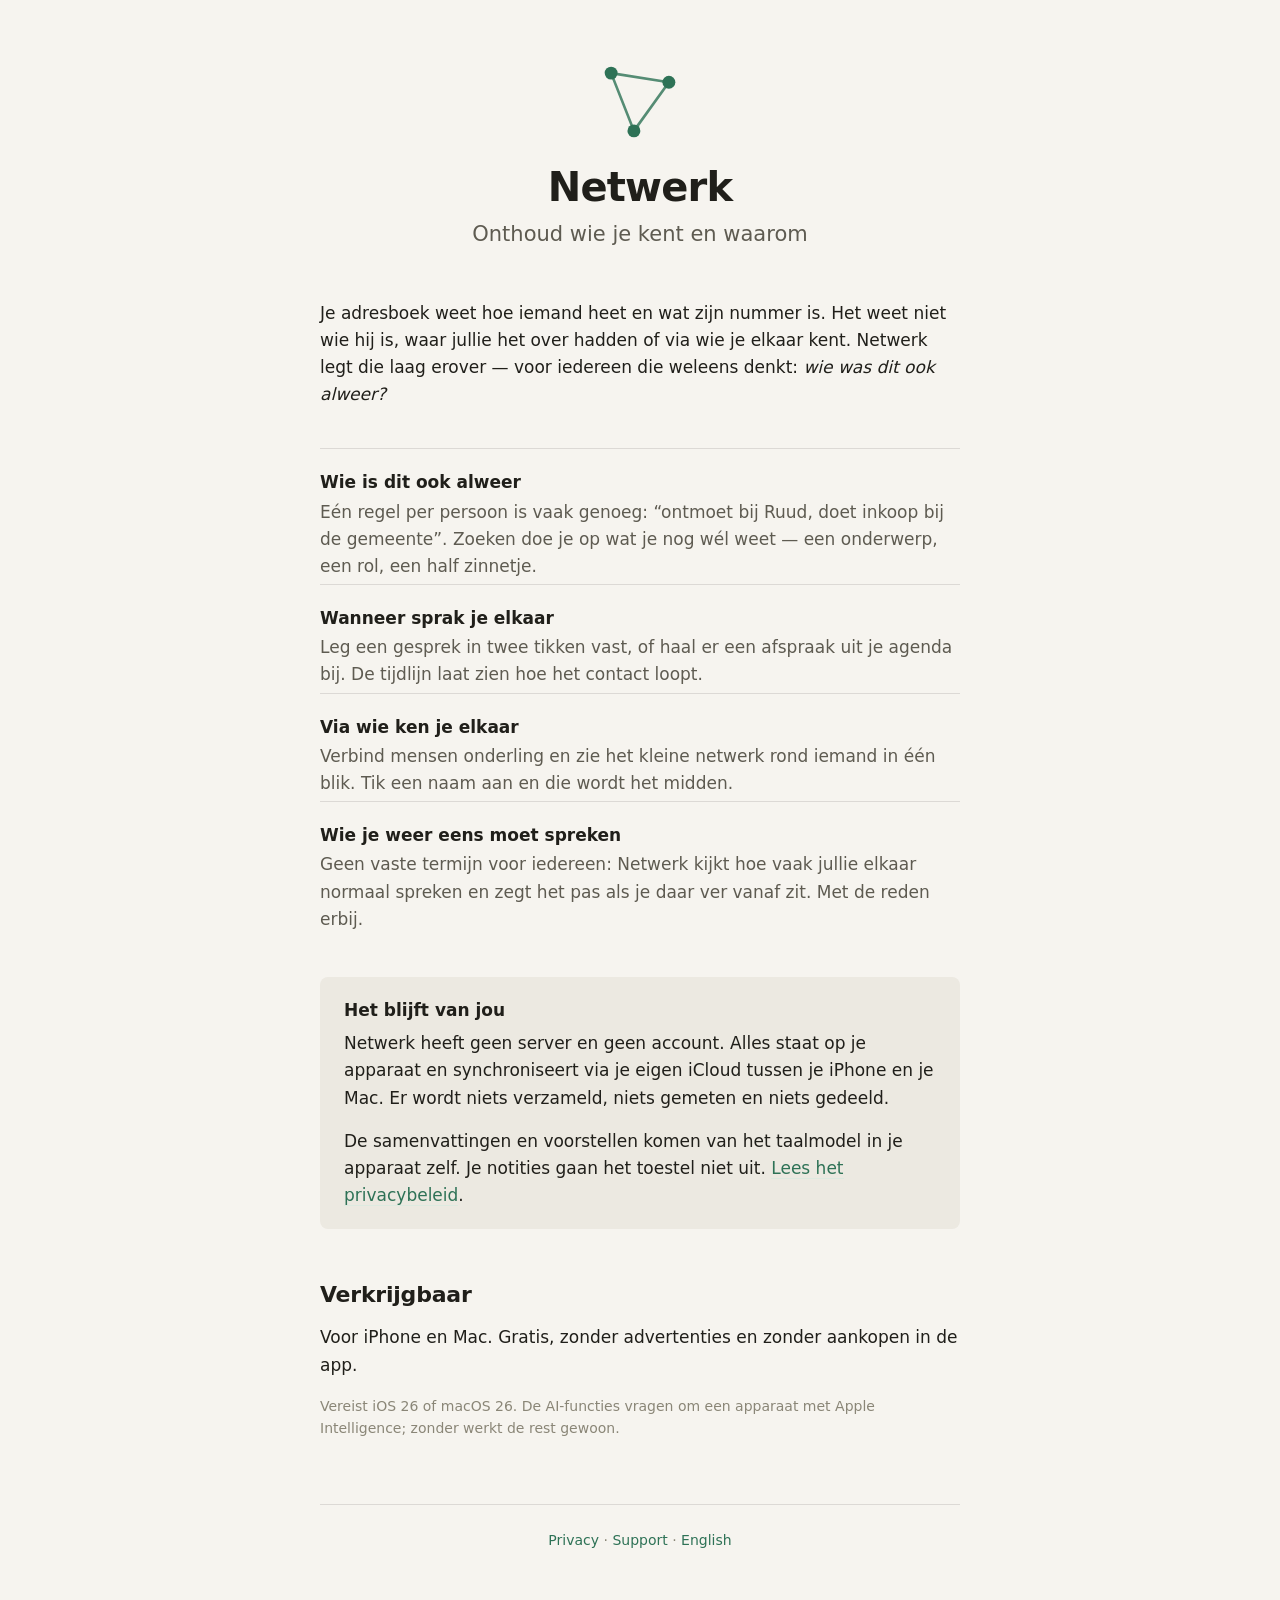
<file: index.html>
<!DOCTYPE html>
<html lang="nl">
<head>
<meta charset="utf-8">
<meta name="viewport" content="width=device-width, initial-scale=1">
<title>Netwerk — onthoud wie je kent en waarom</title>
<meta name="description" content="Netwerk legt over je adresboek een laag betekenis: wie iemand is, waar je het over had en via wie je elkaar kent. Alles blijft op je apparaat.">
<link rel="icon" href="favicon.svg" type="image/svg+xml">
<link rel="stylesheet" href="stijl.css?v=3">
</head>
<body>
<main>

<header>
  <svg class="mark" viewBox="0 0 100 100" aria-hidden="true">
    <path d="M12 12 L88 24 L42 88 Z" fill="none" stroke="var(--accent)" stroke-width="3.5" stroke-linejoin="round" opacity="0.8"/>
    <circle cx="12" cy="12" r="8.5" fill="var(--accent)"/>
    <circle cx="88" cy="24" r="8.5" fill="var(--accent)"/>
    <circle cx="42" cy="88" r="8.5" fill="var(--accent)"/>
  </svg>
  <h1>Netwerk</h1>
  <p class="lead">Onthoud wie je kent en waarom</p>
</header>

<p style="margin-top:40px">Je adresboek weet hoe iemand heet en wat zijn nummer is. Het weet niet
wie hij is, waar jullie het over hadden of via wie je elkaar kent. Netwerk legt die laag
erover — voor iedereen die weleens denkt: <em>wie was dit ook alweer?</em></p>

<ul class="points">
  <li>
    <strong>Wie is dit ook alweer</strong>
    <span>Eén regel per persoon is vaak genoeg: “ontmoet bij Ruud, doet inkoop bij de gemeente”.
    Zoeken doe je op wat je nog wél weet — een onderwerp, een rol, een half zinnetje.</span>
  </li>
  <li>
    <strong>Wanneer sprak je elkaar</strong>
    <span>Leg een gesprek in twee tikken vast, of haal er een afspraak uit je agenda bij.
    De tijdlijn laat zien hoe het contact loopt.</span>
  </li>
  <li>
    <strong>Via wie ken je elkaar</strong>
    <span>Verbind mensen onderling en zie het kleine netwerk rond iemand in één blik.
    Tik een naam aan en die wordt het midden.</span>
  </li>
  <li>
    <strong>Wie je weer eens moet spreken</strong>
    <span>Geen vaste termijn voor iedereen: Netwerk kijkt hoe vaak jullie elkaar normaal
    spreken en zegt het pas als je daar ver vanaf zit. Met de reden erbij.</span>
  </li>
</ul>

<div class="note">
  <h3 style="margin-top:0">Het blijft van jou</h3>
  <p>Netwerk heeft geen server en geen account. Alles staat op je apparaat en
  synchroniseert via je eigen iCloud tussen je iPhone en je Mac. Er wordt niets
  verzameld, niets gemeten en niets gedeeld.</p>
  <p>De samenvattingen en voorstellen komen van het taalmodel in je apparaat zelf.
  Je notities gaan het toestel niet uit. <a href="privacy.html">Lees het privacybeleid</a>.</p>
</div>

<h2>Verkrijgbaar</h2>
<p>Voor iPhone en Mac. Gratis, zonder advertenties en zonder aankopen in de app.</p>
<p class="meta">Vereist iOS 26 of macOS 26. De AI-functies vragen om een apparaat met
Apple Intelligence; zonder werkt de rest gewoon.</p>

<footer>
  <a href="privacy.html">Privacy</a> · <a href="support.html">Support</a> ·
  <a href="index-en.html">English</a>
</footer>

</main>
</body>
</html>
</file>
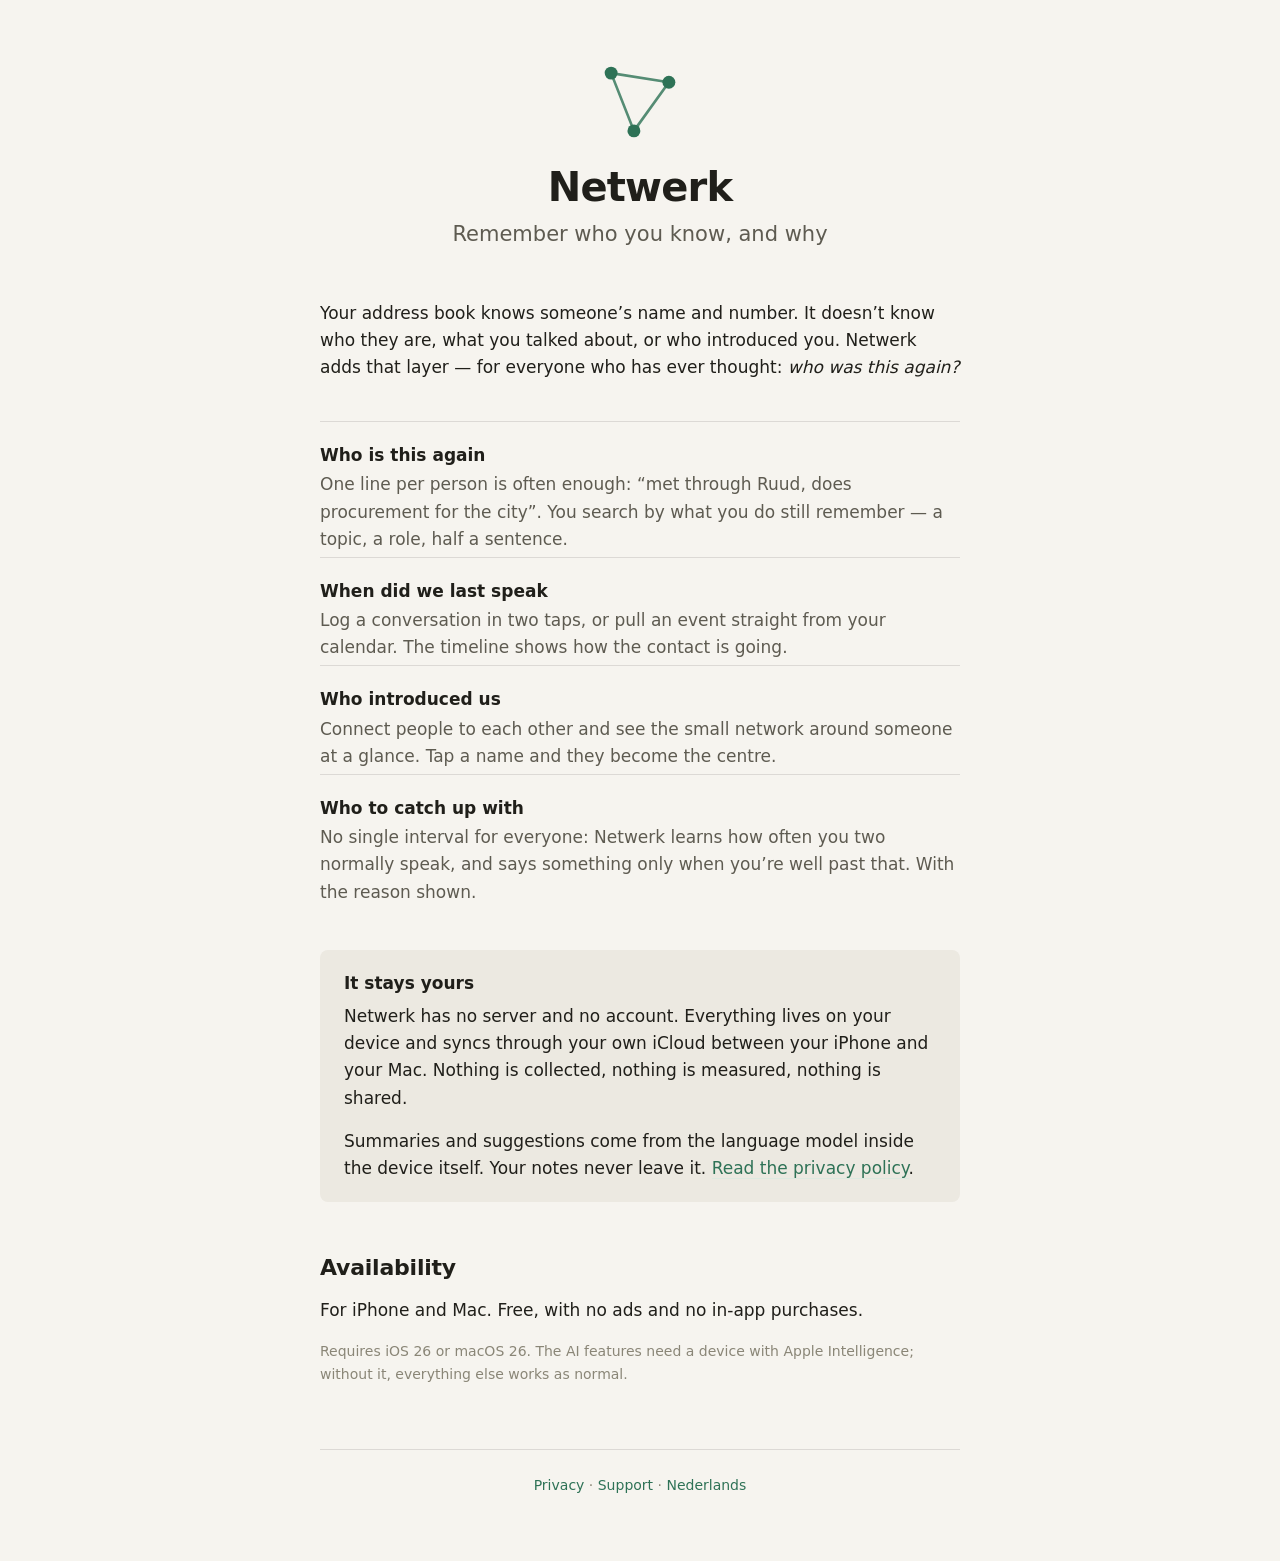
<file: index-en.html>
<!DOCTYPE html>
<html lang="en">
<head>
<meta charset="utf-8">
<meta name="viewport" content="width=device-width, initial-scale=1">
<title>Netwerk — remember who you know, and why</title>
<meta name="description" content="Netwerk adds a layer of meaning to your address book: who someone is, what you talked about, who introduced you. Everything stays on your device.">
<link rel="icon" href="favicon.svg" type="image/svg+xml">
<link rel="stylesheet" href="stijl.css?v=3">
</head>
<body>
<main>

<header>
  <svg class="mark" viewBox="0 0 100 100" aria-hidden="true">
    <path d="M12 12 L88 24 L42 88 Z" fill="none" stroke="var(--accent)" stroke-width="3.5" stroke-linejoin="round" opacity="0.8"/>
    <circle cx="12" cy="12" r="8.5" fill="var(--accent)"/>
    <circle cx="88" cy="24" r="8.5" fill="var(--accent)"/>
    <circle cx="42" cy="88" r="8.5" fill="var(--accent)"/>
  </svg>
  <h1>Netwerk</h1>
  <p class="lead">Remember who you know, and why</p>
</header>

<p style="margin-top:40px">Your address book knows someone’s name and number. It doesn’t know
who they are, what you talked about, or who introduced you. Netwerk adds that layer — for
everyone who has ever thought: <em>who was this again?</em></p>

<ul class="points">
  <li>
    <strong>Who is this again</strong>
    <span>One line per person is often enough: “met through Ruud, does procurement for the
    city”. You search by what you do still remember — a topic, a role, half a sentence.</span>
  </li>
  <li>
    <strong>When did we last speak</strong>
    <span>Log a conversation in two taps, or pull an event straight from your calendar.
    The timeline shows how the contact is going.</span>
  </li>
  <li>
    <strong>Who introduced us</strong>
    <span>Connect people to each other and see the small network around someone at a
    glance. Tap a name and they become the centre.</span>
  </li>
  <li>
    <strong>Who to catch up with</strong>
    <span>No single interval for everyone: Netwerk learns how often you two normally
    speak, and says something only when you’re well past that. With the reason shown.</span>
  </li>
</ul>

<div class="note">
  <h3 style="margin-top:0">It stays yours</h3>
  <p>Netwerk has no server and no account. Everything lives on your device and syncs
  through your own iCloud between your iPhone and your Mac. Nothing is collected, nothing
  is measured, nothing is shared.</p>
  <p>Summaries and suggestions come from the language model inside the device itself. Your
  notes never leave it. <a href="privacy-en.html">Read the privacy policy</a>.</p>
</div>

<h2>Availability</h2>
<p>For iPhone and Mac. Free, with no ads and no in-app purchases.</p>
<p class="meta">Requires iOS 26 or macOS 26. The AI features need a device with Apple
Intelligence; without it, everything else works as normal.</p>

<footer>
  <a href="privacy-en.html">Privacy</a> · <a href="support-en.html">Support</a> ·
  <a href="index.html">Nederlands</a>
</footer>

</main>
</body>
</html>
</file>
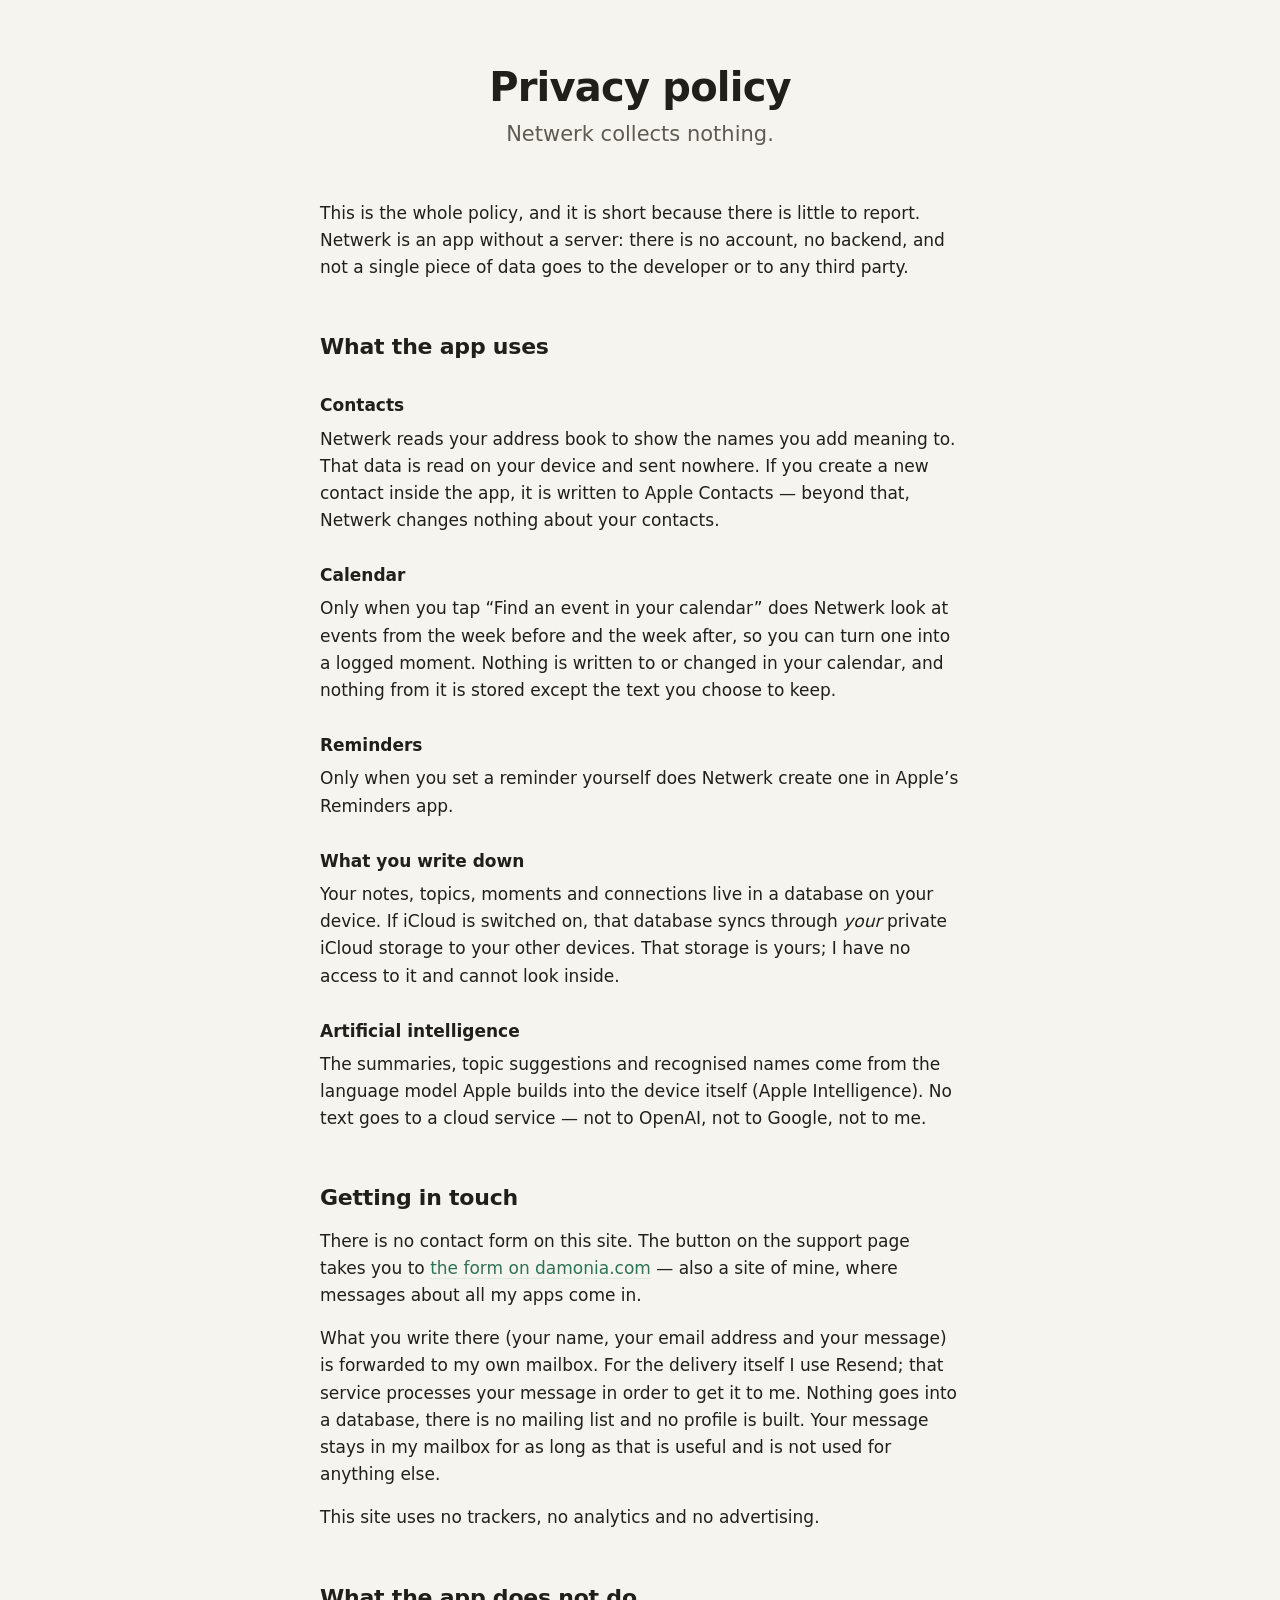
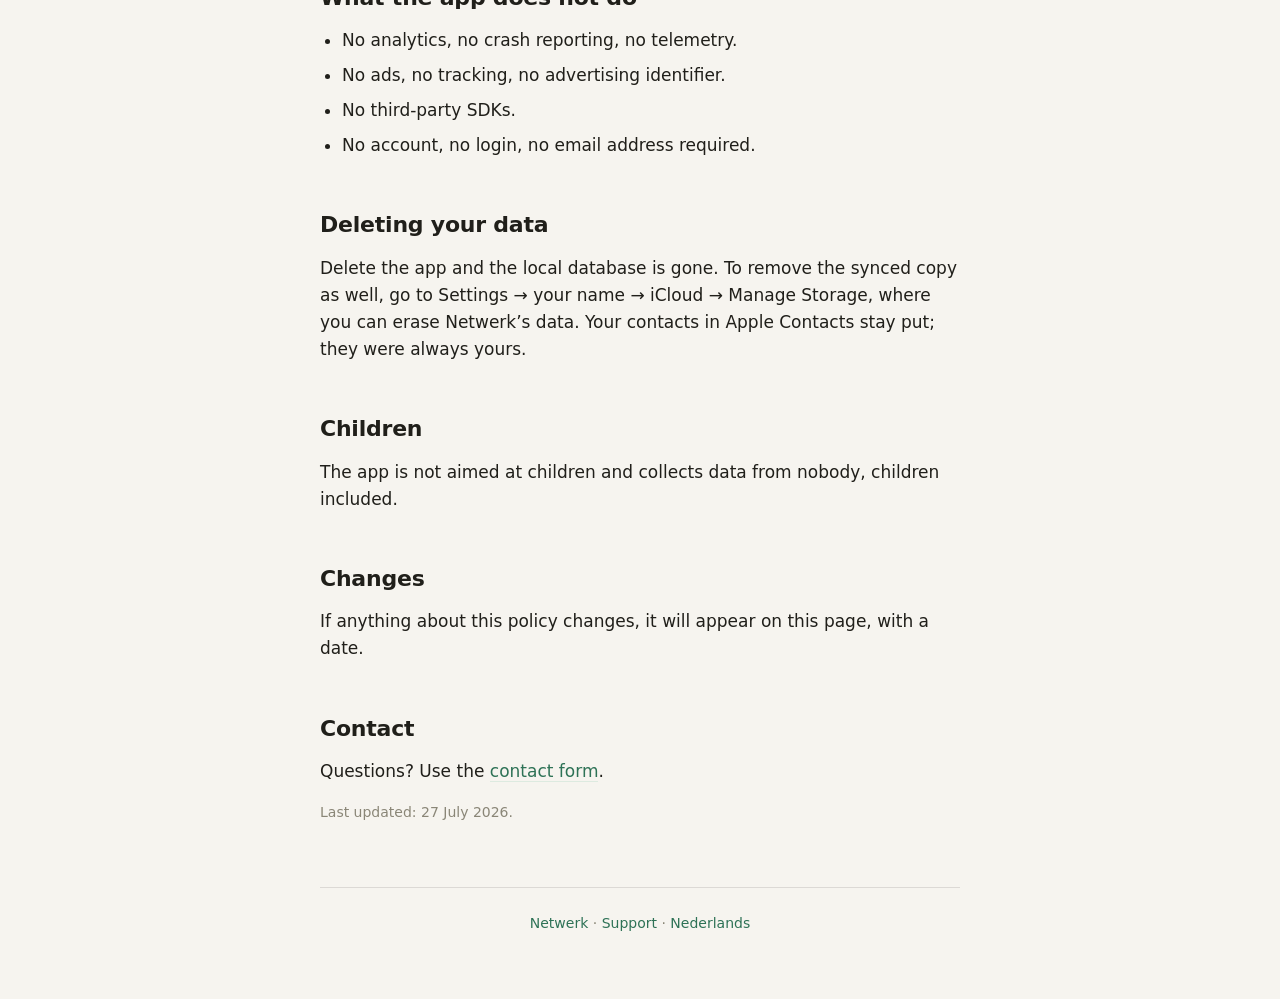
<file: privacy-en.html>
<!DOCTYPE html>
<html lang="en">
<head>
<meta charset="utf-8">
<meta name="viewport" content="width=device-width, initial-scale=1">
<title>Privacy — Netwerk</title>
<link rel="icon" href="favicon.svg" type="image/svg+xml">
<link rel="stylesheet" href="stijl.css?v=3">
</head>
<body>
<main>

<header>
  <h1>Privacy policy</h1>
  <p class="lead">Netwerk collects nothing.</p>
</header>

<p style="margin-top:40px">This is the whole policy, and it is short because there is little
to report. Netwerk is an app without a server: there is no account, no backend, and not a
single piece of data goes to the developer or to any third party.</p>

<h2>What the app uses</h2>

<h3>Contacts</h3>
<p>Netwerk reads your address book to show the names you add meaning to. That data is read
on your device and sent nowhere. If you create a new contact inside the app, it is written
to Apple Contacts — beyond that, Netwerk changes nothing about your contacts.</p>

<h3>Calendar</h3>
<p>Only when you tap “Find an event in your calendar” does Netwerk look at events from the
week before and the week after, so you can turn one into a logged moment. Nothing is
written to or changed in your calendar, and nothing from it is stored except the text you
choose to keep.</p>

<h3>Reminders</h3>
<p>Only when you set a reminder yourself does Netwerk create one in Apple’s Reminders app.</p>

<h3>What you write down</h3>
<p>Your notes, topics, moments and connections live in a database on your device. If iCloud
is switched on, that database syncs through <em>your</em> private iCloud storage to your
other devices. That storage is yours; I have no access to it and cannot look inside.</p>

<h3>Artificial intelligence</h3>
<p>The summaries, topic suggestions and recognised names come from the language model Apple
builds into the device itself (Apple Intelligence). No text goes to a cloud service — not
to OpenAI, not to Google, not to me.</p>

<h2>Getting in touch</h2>
<p>There is no contact form on this site. The button on the support page takes you to
<a href="https://www.damonia.com/contact.html">the form on damonia.com</a> — also a site of mine, where messages about all my
apps come in.</p>
<p>What you write there (your name, your email address and your message) is forwarded to my
own mailbox. For the delivery itself I use Resend; that service processes your message in
order to get it to me. Nothing goes into a database, there is no mailing list and no
profile is built. Your message stays in my mailbox for as long as that is useful and is not
used for anything else.</p>
<p>This site uses no trackers, no analytics and no advertising.</p>

<h2>What the app does not do</h2>
<ul>
  <li>No analytics, no crash reporting, no telemetry.</li>
  <li>No ads, no tracking, no advertising identifier.</li>
  <li>No third-party SDKs.</li>
  <li>No account, no login, no email address required.</li>
</ul>

<h2>Deleting your data</h2>
<p>Delete the app and the local database is gone. To remove the synced copy as well, go to
Settings → your name → iCloud → Manage Storage, where you can erase Netwerk’s data. Your
contacts in Apple Contacts stay put; they were always yours.</p>

<h2>Children</h2>
<p>The app is not aimed at children and collects data from nobody, children included.</p>

<h2>Changes</h2>
<p>If anything about this policy changes, it will appear on this page, with a date.</p>

<h2>Contact</h2>
<p>Questions? Use the <a href="support-en.html#contact">contact form</a>.</p>

<p class="meta">Last updated: 27 July 2026.</p>

<footer>
  <a href="index-en.html">Netwerk</a> · <a href="support-en.html">Support</a> ·
  <a href="privacy.html">Nederlands</a>
</footer>

</main>
</body>
</html>
</file>
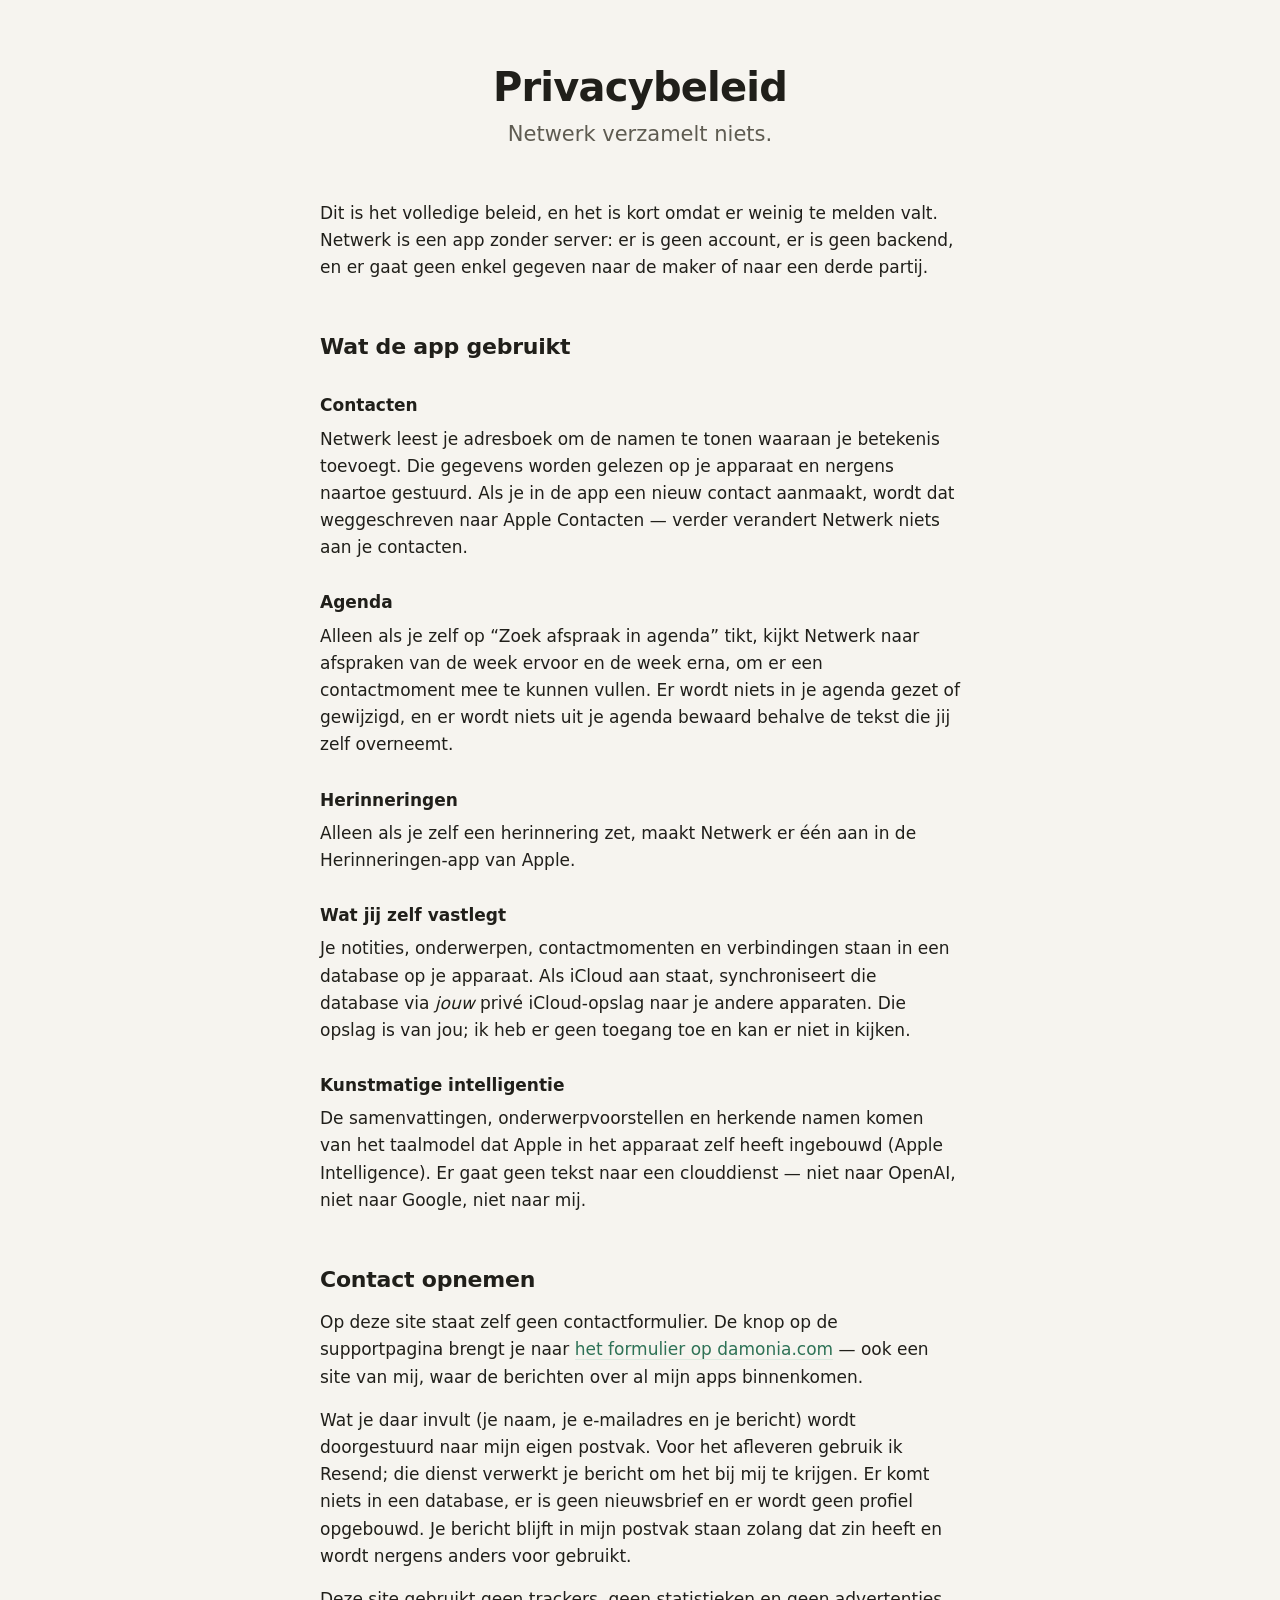
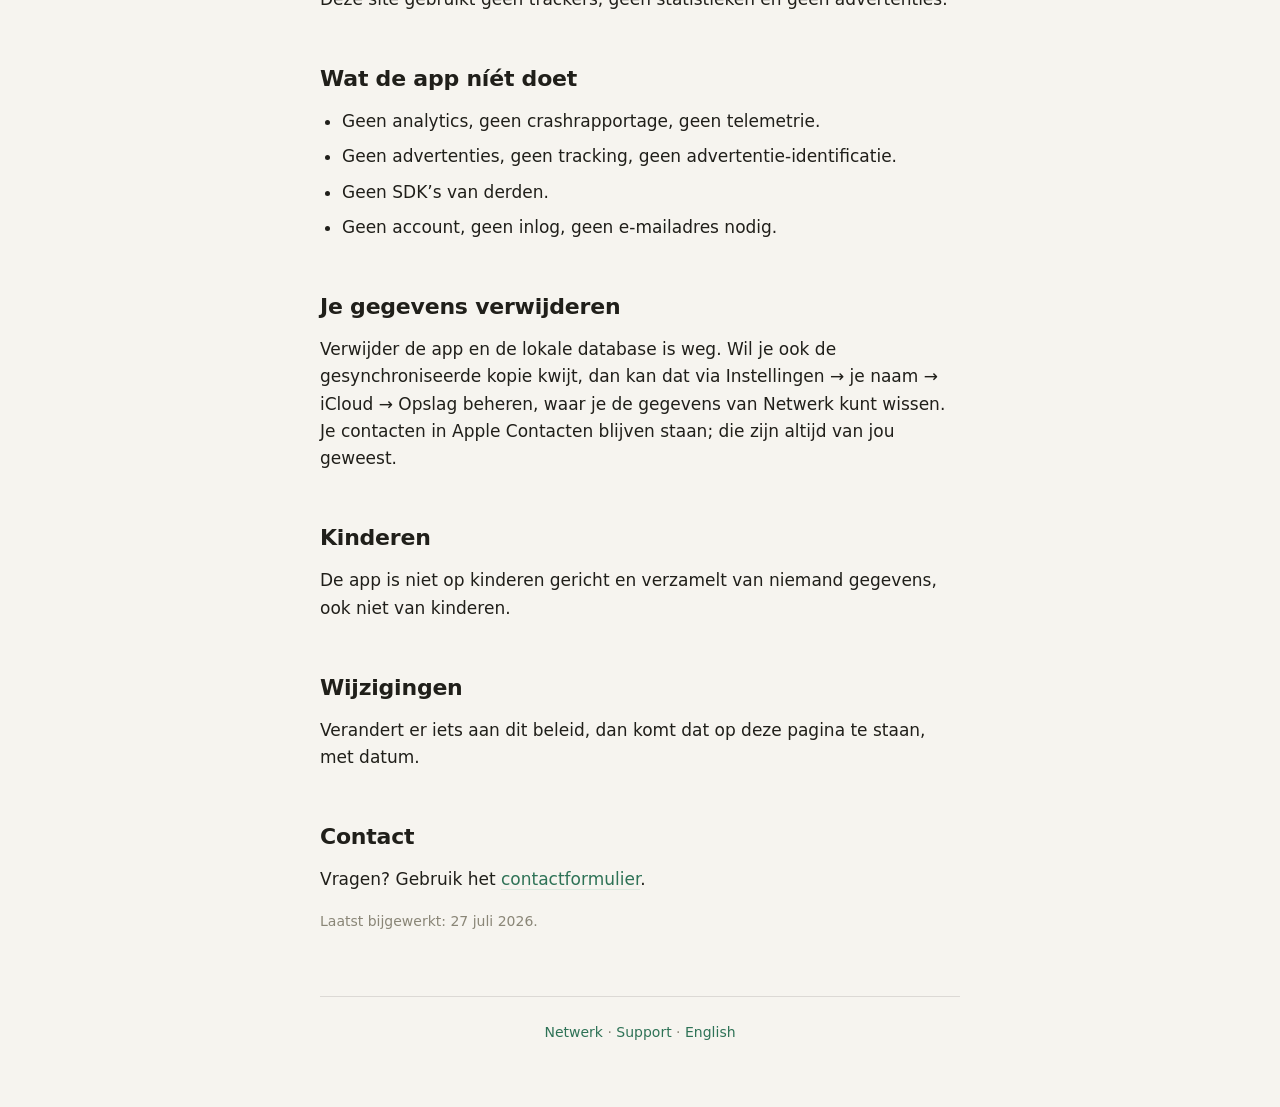
<file: privacy.html>
<!DOCTYPE html>
<html lang="nl">
<head>
<meta charset="utf-8">
<meta name="viewport" content="width=device-width, initial-scale=1">
<title>Privacy — Netwerk</title>
<link rel="icon" href="favicon.svg" type="image/svg+xml">
<link rel="stylesheet" href="stijl.css?v=3">
</head>
<body>
<main>

<header>
  <h1>Privacybeleid</h1>
  <p class="lead">Netwerk verzamelt niets.</p>
</header>

<p style="margin-top:40px">Dit is het volledige beleid, en het is kort omdat er weinig te
melden valt. Netwerk is een app zonder server: er is geen account, er is geen backend,
en er gaat geen enkel gegeven naar de maker of naar een derde partij.</p>

<h2>Wat de app gebruikt</h2>

<h3>Contacten</h3>
<p>Netwerk leest je adresboek om de namen te tonen waaraan je betekenis toevoegt. Die
gegevens worden gelezen op je apparaat en nergens naartoe gestuurd. Als je in de app een
nieuw contact aanmaakt, wordt dat weggeschreven naar Apple Contacten — verder verandert
Netwerk niets aan je contacten.</p>

<h3>Agenda</h3>
<p>Alleen als je zelf op “Zoek afspraak in agenda” tikt, kijkt Netwerk naar afspraken van
de week ervoor en de week erna, om er een contactmoment mee te kunnen vullen. Er wordt
niets in je agenda gezet of gewijzigd, en er wordt niets uit je agenda bewaard behalve de
tekst die jij zelf overneemt.</p>

<h3>Herinneringen</h3>
<p>Alleen als je zelf een herinnering zet, maakt Netwerk er één aan in de Herinneringen-app
van Apple.</p>

<h3>Wat jij zelf vastlegt</h3>
<p>Je notities, onderwerpen, contactmomenten en verbindingen staan in een database op je
apparaat. Als iCloud aan staat, synchroniseert die database via <em>jouw</em> privé
iCloud-opslag naar je andere apparaten. Die opslag is van jou; ik heb er geen toegang toe
en kan er niet in kijken.</p>

<h3>Kunstmatige intelligentie</h3>
<p>De samenvattingen, onderwerpvoorstellen en herkende namen komen van het taalmodel dat
Apple in het apparaat zelf heeft ingebouwd (Apple Intelligence). Er gaat geen tekst naar
een clouddienst — niet naar OpenAI, niet naar Google, niet naar mij.</p>

<h2>Contact opnemen</h2>
<p>Op deze site staat zelf geen contactformulier. De knop op de supportpagina brengt je
naar <a href="https://www.damonia.com/contact.html">het formulier op damonia.com</a> — ook een site van mij, waar de
berichten over al mijn apps binnenkomen.</p>
<p>Wat je daar invult (je naam, je e-mailadres en je bericht) wordt doorgestuurd naar mijn
eigen postvak. Voor het afleveren gebruik ik Resend; die dienst verwerkt je bericht om het
bij mij te krijgen. Er komt niets in een database, er is geen nieuwsbrief en er wordt geen
profiel opgebouwd. Je bericht blijft in mijn postvak staan zolang dat zin heeft en wordt
nergens anders voor gebruikt.</p>
<p>Deze site gebruikt geen trackers, geen statistieken en geen advertenties.</p>

<h2>Wat de app níét doet</h2>
<ul>
  <li>Geen analytics, geen crashrapportage, geen telemetrie.</li>
  <li>Geen advertenties, geen tracking, geen advertentie-identificatie.</li>
  <li>Geen SDK’s van derden.</li>
  <li>Geen account, geen inlog, geen e-mailadres nodig.</li>
</ul>

<h2>Je gegevens verwijderen</h2>
<p>Verwijder de app en de lokale database is weg. Wil je ook de gesynchroniseerde kopie
kwijt, dan kan dat via Instellingen → je naam → iCloud → Opslag beheren, waar je de
gegevens van Netwerk kunt wissen. Je contacten in Apple Contacten blijven staan; die zijn
altijd van jou geweest.</p>

<h2>Kinderen</h2>
<p>De app is niet op kinderen gericht en verzamelt van niemand gegevens, ook niet van
kinderen.</p>

<h2>Wijzigingen</h2>
<p>Verandert er iets aan dit beleid, dan komt dat op deze pagina te staan, met datum.</p>

<h2>Contact</h2>
<p>Vragen? Gebruik het <a href="support.html#contact">contactformulier</a>.</p>

<p class="meta">Laatst bijgewerkt: 27 juli 2026.</p>

<footer>
  <a href="index.html">Netwerk</a> · <a href="support.html">Support</a> ·
  <a href="privacy-en.html">English</a>
</footer>

</main>
</body>
</html>
</file>
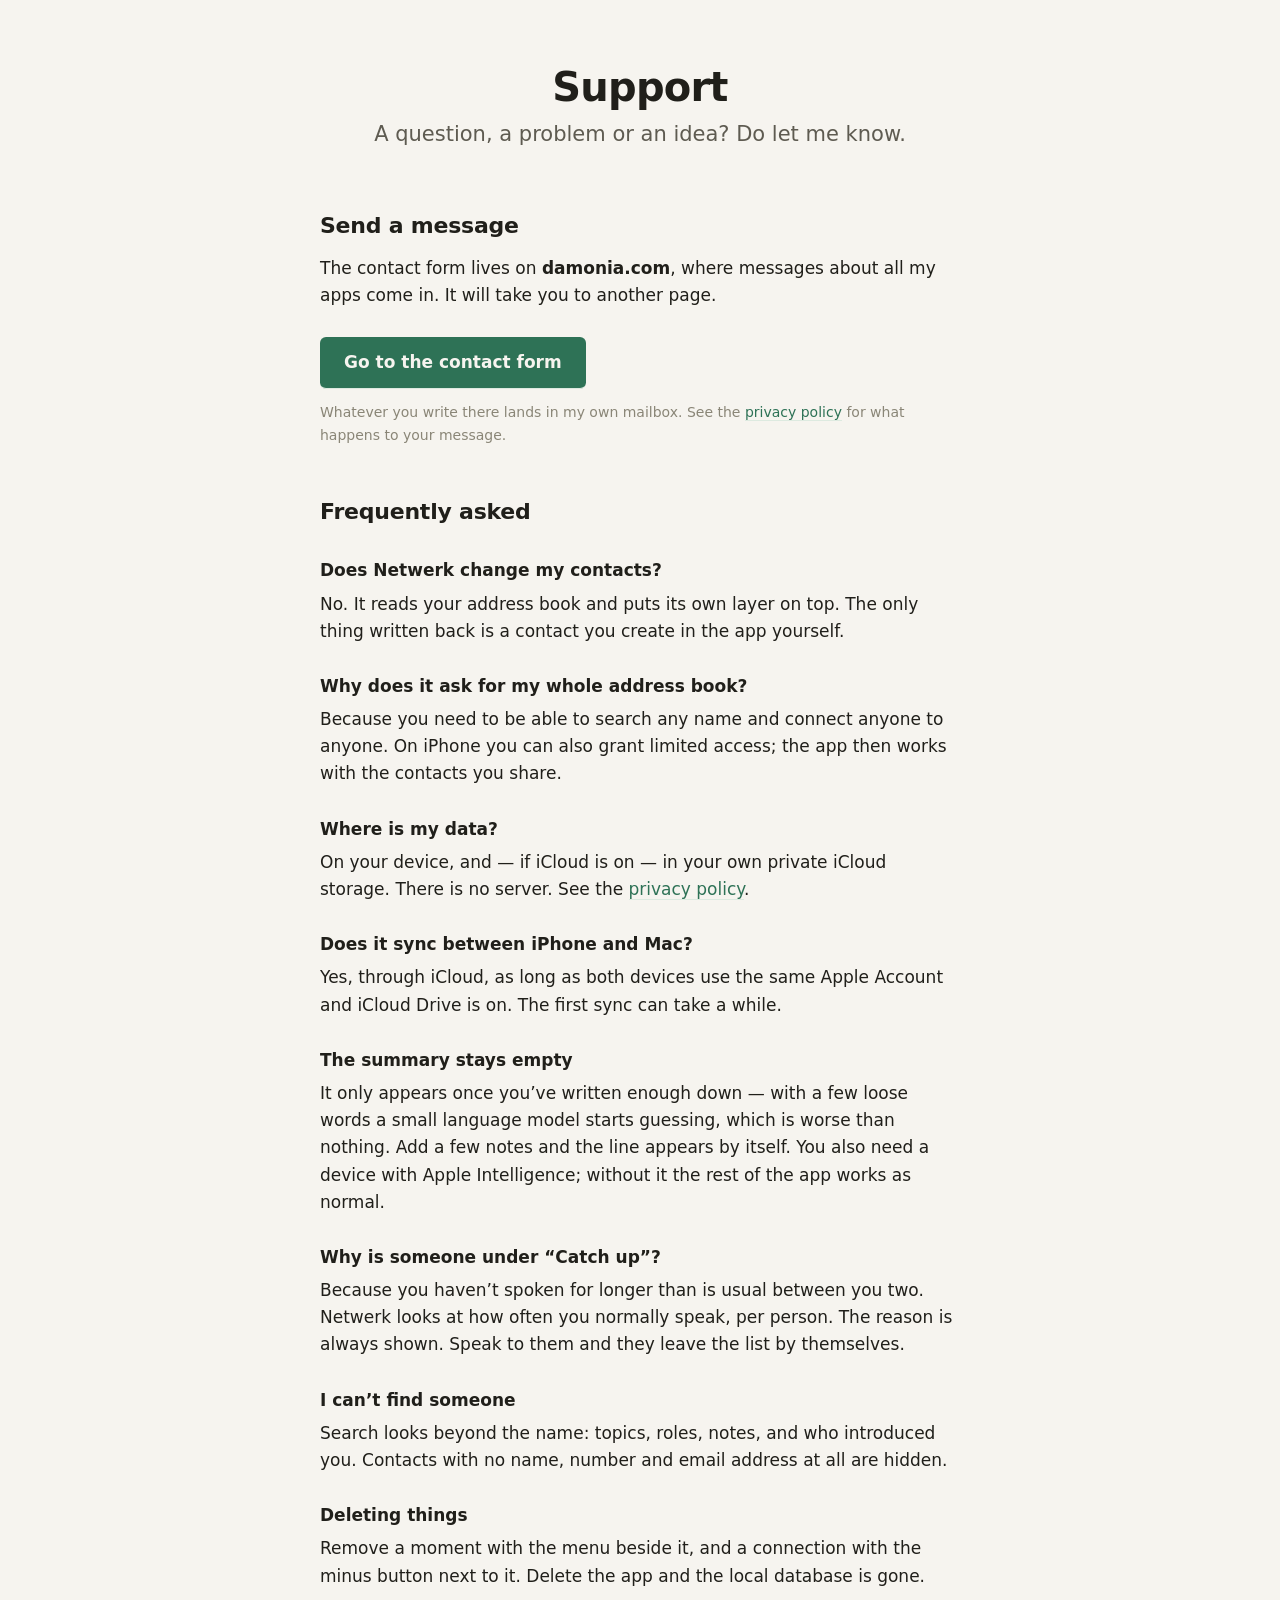
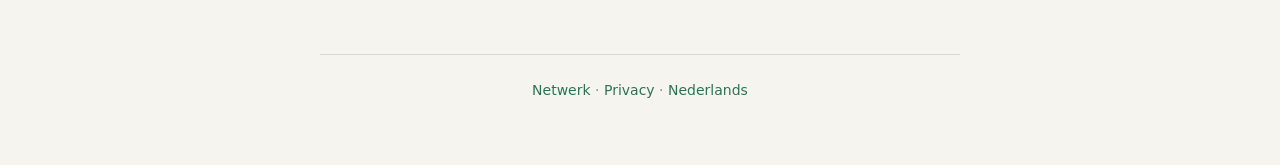
<file: support-en.html>
<!DOCTYPE html>
<html lang="en">
<head>
<meta charset="utf-8">
<meta name="viewport" content="width=device-width, initial-scale=1">
<title>Support — Netwerk</title>
<link rel="icon" href="favicon.svg" type="image/svg+xml">
<link rel="stylesheet" href="stijl.css?v=3">
</head>
<body>
<main>

<header>
  <h1>Support</h1>
  <p class="lead">A question, a problem or an idea? Do let me know.</p>
</header>

<h2 id="contact">Send a message</h2>

<p>The contact form lives on <strong>damonia.com</strong>, where messages about all
my apps come in. It will take you to another page.</p>

<p class="contact-link"><a href="https://www.damonia.com/contact.html">Go to the contact form</a></p>

<p class="meta">Whatever you write there lands in my own mailbox. See the
<a href="privacy-en.html">privacy policy</a> for what happens to your message.</p>


<h2>Frequently asked</h2>

<h3>Does Netwerk change my contacts?</h3>
<p>No. It reads your address book and puts its own layer on top. The only thing written
back is a contact you create in the app yourself.</p>

<h3>Why does it ask for my whole address book?</h3>
<p>Because you need to be able to search any name and connect anyone to anyone. On iPhone
you can also grant limited access; the app then works with the contacts you share.</p>

<h3>Where is my data?</h3>
<p>On your device, and — if iCloud is on — in your own private iCloud storage. There is no
server. See the <a href="privacy-en.html">privacy policy</a>.</p>

<h3>Does it sync between iPhone and Mac?</h3>
<p>Yes, through iCloud, as long as both devices use the same Apple Account and iCloud Drive
is on. The first sync can take a while.</p>

<h3>The summary stays empty</h3>
<p>It only appears once you’ve written enough down — with a few loose words a small
language model starts guessing, which is worse than nothing. Add a few notes and the line
appears by itself. You also need a device with Apple Intelligence; without it the rest of
the app works as normal.</p>

<h3>Why is someone under “Catch up”?</h3>
<p>Because you haven’t spoken for longer than is usual between you two. Netwerk looks at
how often you normally speak, per person. The reason is always shown. Speak to them and
they leave the list by themselves.</p>

<h3>I can’t find someone</h3>
<p>Search looks beyond the name: topics, roles, notes, and who introduced you. Contacts
with no name, number and email address at all are hidden.</p>

<h3>Deleting things</h3>
<p>Remove a moment with the menu beside it, and a connection with the minus button next to
it. Delete the app and the local database is gone.</p>

<footer>
  <a href="index-en.html">Netwerk</a> · <a href="privacy-en.html">Privacy</a> ·
  <a href="support.html">Nederlands</a>
</footer>

</main>
</body>
</html>
</file>
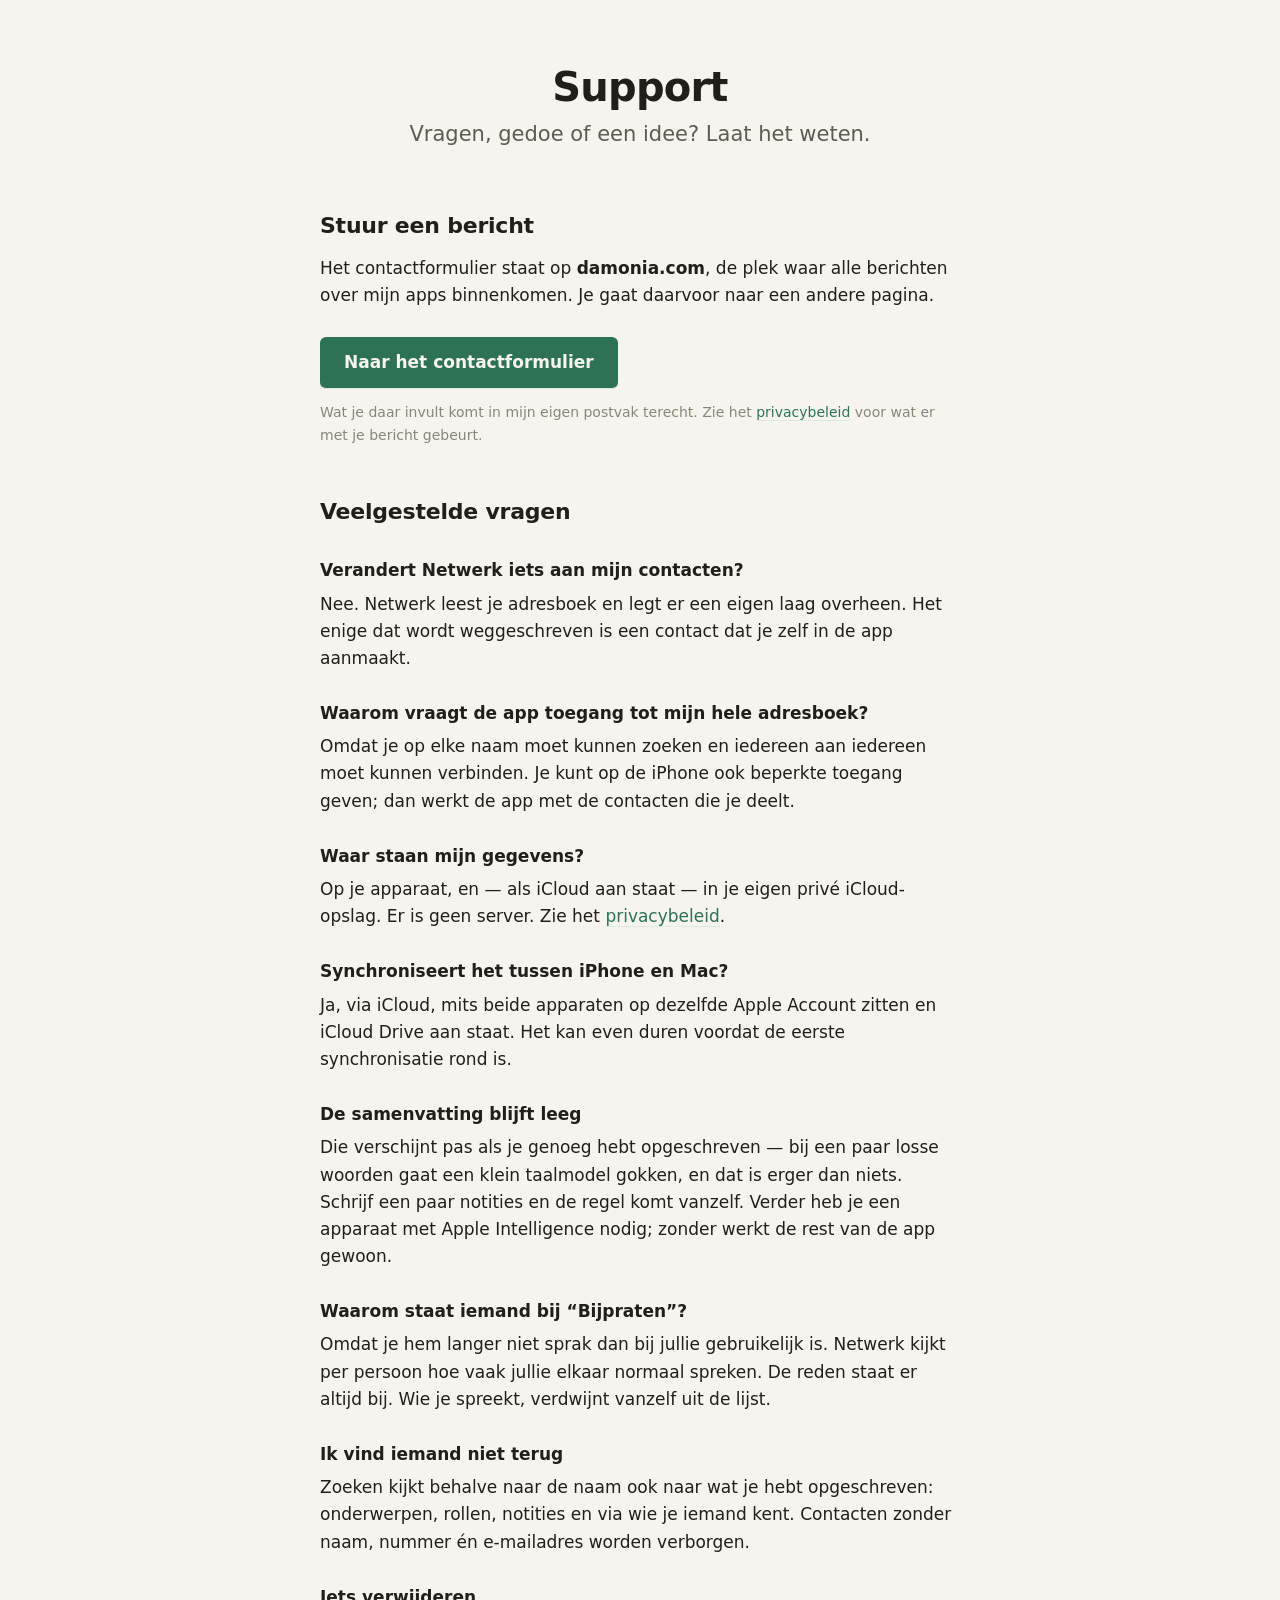
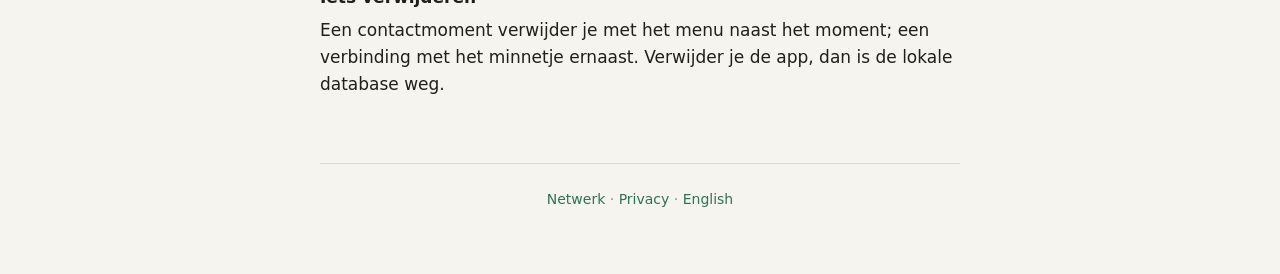
<file: support.html>
<!DOCTYPE html>
<html lang="nl">
<head>
<meta charset="utf-8">
<meta name="viewport" content="width=device-width, initial-scale=1">
<title>Support — Netwerk</title>
<link rel="icon" href="favicon.svg" type="image/svg+xml">
<link rel="stylesheet" href="stijl.css?v=3">
</head>
<body>
<main>

<header>
  <h1>Support</h1>
  <p class="lead">Vragen, gedoe of een idee? Laat het weten.</p>
</header>

<h2 id="contact">Stuur een bericht</h2>

<p>Het contactformulier staat op <strong>damonia.com</strong>, de plek waar alle
berichten over mijn apps binnenkomen. Je gaat daarvoor naar een andere pagina.</p>

<p class="contact-link"><a href="https://www.damonia.com/contact.html">Naar het contactformulier</a></p>

<p class="meta">Wat je daar invult komt in mijn eigen postvak terecht. Zie het
<a href="privacy.html">privacybeleid</a> voor wat er met je bericht gebeurt.</p>


<h2>Veelgestelde vragen</h2>

<h3>Verandert Netwerk iets aan mijn contacten?</h3>
<p>Nee. Netwerk leest je adresboek en legt er een eigen laag overheen. Het enige dat wordt
weggeschreven is een contact dat je zelf in de app aanmaakt.</p>

<h3>Waarom vraagt de app toegang tot mijn hele adresboek?</h3>
<p>Omdat je op elke naam moet kunnen zoeken en iedereen aan iedereen moet kunnen
verbinden. Je kunt op de iPhone ook beperkte toegang geven; dan werkt de app met de
contacten die je deelt.</p>

<h3>Waar staan mijn gegevens?</h3>
<p>Op je apparaat, en — als iCloud aan staat — in je eigen privé iCloud-opslag. Er is geen
server. Zie het <a href="privacy.html">privacybeleid</a>.</p>

<h3>Synchroniseert het tussen iPhone en Mac?</h3>
<p>Ja, via iCloud, mits beide apparaten op dezelfde Apple Account zitten en iCloud Drive
aan staat. Het kan even duren voordat de eerste synchronisatie rond is.</p>

<h3>De samenvatting blijft leeg</h3>
<p>Die verschijnt pas als je genoeg hebt opgeschreven — bij een paar losse woorden gaat een
klein taalmodel gokken, en dat is erger dan niets. Schrijf een paar notities en de regel
komt vanzelf. Verder heb je een apparaat met Apple Intelligence nodig; zonder werkt de
rest van de app gewoon.</p>

<h3>Waarom staat iemand bij “Bijpraten”?</h3>
<p>Omdat je hem langer niet sprak dan bij jullie gebruikelijk is. Netwerk kijkt per persoon
hoe vaak jullie elkaar normaal spreken. De reden staat er altijd bij. Wie je spreekt,
verdwijnt vanzelf uit de lijst.</p>

<h3>Ik vind iemand niet terug</h3>
<p>Zoeken kijkt behalve naar de naam ook naar wat je hebt opgeschreven: onderwerpen,
rollen, notities en via wie je iemand kent. Contacten zonder naam, nummer én e-mailadres
worden verborgen.</p>

<h3>Iets verwijderen</h3>
<p>Een contactmoment verwijder je met het menu naast het moment; een verbinding met het
minnetje ernaast. Verwijder je de app, dan is de lokale database weg.</p>

<footer>
  <a href="index.html">Netwerk</a> · <a href="privacy.html">Privacy</a> ·
  <a href="support-en.html">English</a>
</footer>

</main>
</body>
</html>
</file>
<file: stijl.css>
/* Dezelfde inkt als de app: warm papier, flesgroen, hairlines, plat. */
:root {
  --page: #F6F4EF;
  --block: #ECE9E1;
  --card: #FCFBF8;
  --separator: rgba(32, 31, 26, 0.12);
  --text: #201F1A;
  --text-secondary: #5E5B51;
  --text-tertiary: #8A8677;
  --accent: #2E7256;
  --accent-wash: #DDEAE0;
}

@media (prefers-color-scheme: dark) {
  :root {
    --page: #171A17;
    --block: #212520;
    --card: #252A24;
    --separator: rgba(235, 233, 222, 0.10);
    --text: #EBE9E0;
    --text-secondary: #A9A69A;
    --text-tertiary: #73706A;
    --accent: #95C9AA;
    --accent-wash: #25332B;
  }
}

* { box-sizing: border-box; }

body {
  margin: 0;
  padding: 0 24px 64px;
  background: var(--page);
  color: var(--text);
  font: 17px/1.6 -apple-system, BlinkMacSystemFont, "Segoe UI", system-ui, sans-serif;
  -webkit-font-smoothing: antialiased;
}

main { max-width: 640px; margin: 0 auto; }

header { padding: 64px 0 8px; text-align: center; }

.mark { width: 76px; height: 76px; margin: 0 auto 24px; display: block; }

h1 { font-size: 40px; line-height: 1.15; font-weight: 600; margin: 0 0 8px; letter-spacing: -0.02em; }
h2 { font-size: 22px; font-weight: 600; margin: 48px 0 12px; letter-spacing: -0.01em; }
h3 { font-size: 17px; font-weight: 600; margin: 28px 0 6px; }

.lead { font-size: 21px; color: var(--text-secondary); margin: 0; }

p { margin: 0 0 16px; }

a { color: var(--accent); text-decoration: none; border-bottom: 1px solid var(--accent-wash); }
a:hover { border-bottom-color: var(--accent); }

ul { padding-left: 22px; margin: 0 0 16px; }
li { margin-bottom: 8px; }

.points { list-style: none; padding: 0; margin: 40px 0; }
.points li { border-top: 1px solid var(--separator); padding: 20px 0 4px; margin: 0; }
.points strong { display: block; font-size: 17px; margin-bottom: 2px; }
.points span { color: var(--text-secondary); }

.note {
  background: var(--block);
  border-radius: 8px;
  padding: 20px 24px;
  margin: 32px 0;
}
.note p:last-child { margin-bottom: 0; }

.meta { color: var(--text-tertiary); font-size: 14px; }

nav.langs { text-align: center; padding: 24px 0 0; font-size: 14px; color: var(--text-tertiary); }
nav.langs a { border: 0; }

footer {
  margin-top: 64px;
  padding-top: 24px;
  border-top: 1px solid var(--separator);
  color: var(--text-tertiary);
  font-size: 14px;
  text-align: center;
}
footer a { border: 0; }

/* --- Contactformulier ------------------------------------------------- */

.contact-form { margin: 32px 0 8px; }

.field { margin-bottom: 20px; }

.field label {
  display: block;
  font-size: 14px;
  color: var(--text-secondary);
  margin-bottom: 6px;
}

.field input,
.field select,
.field textarea {
  width: 100%;
  font: inherit;
  color: var(--text);
  background: var(--card);
  border: 1px solid var(--separator);
  border-radius: 6px;
  padding: 10px 12px;
  -webkit-appearance: none;
  appearance: none;
}

.field select { background-image: none; }

.field textarea { resize: vertical; min-height: 140px; line-height: 1.5; }

.field input:focus,
.field select:focus,
.field textarea:focus {
  outline: 2px solid var(--accent);
  outline-offset: -1px;
  border-color: transparent;
}

/* De rekensom: label en invoer naast elkaar, invoer klein. */
.captcha-row {
  display: flex;
  align-items: center;
  gap: 12px;
  margin-bottom: 20px;
}
.captcha-row span { font-size: 14px; color: var(--text-secondary); }
.captcha-row input { width: 5em; }

.contact-form button {
  font: inherit;
  font-weight: 600;
  color: var(--page);
  background: var(--accent);
  border: 0;
  border-radius: 6px;
  padding: 12px 24px;
  cursor: pointer;
  transition: transform 0.15s ease, opacity 0.15s ease;
}
.contact-form button:hover { opacity: 0.92; }
.contact-form button:active { transform: scale(0.98); }
.contact-form button[disabled] { opacity: 0.5; cursor: default; transform: none; }

/* Meldingen. Leeg = onzichtbaar, zodat er geen lege blokken staan. */
#form-success:not(:empty),
#form-error:not(:empty) {
  border-radius: 6px;
  padding: 12px 16px;
  margin-bottom: 20px;
  font-size: 15px;
}
#form-success:not(:empty) { background: var(--accent-wash); color: var(--text); }
#form-error:not(:empty)   { background: var(--block);       color: var(--text); }

/* Zonder JavaScript valt er niets te versturen; zeg dat dan ook. */
.no-js-note { font-size: 14px; color: var(--text-tertiary); }

/* Link naar het contactformulier op damonia.com — ziet eruit als de oude verstuurknop. */
.contact-link { margin: 28px 0 12px; }
.contact-link a {
  display: inline-block;
  font-weight: 600;
  color: var(--page);
  background: var(--accent);
  border-radius: 6px;
  padding: 12px 24px;
  text-decoration: none;
  transition: transform 0.15s ease, opacity 0.15s ease;
}
.contact-link a:hover { opacity: 0.92; }
.contact-link a:active { transform: scale(0.98); }
</file>
